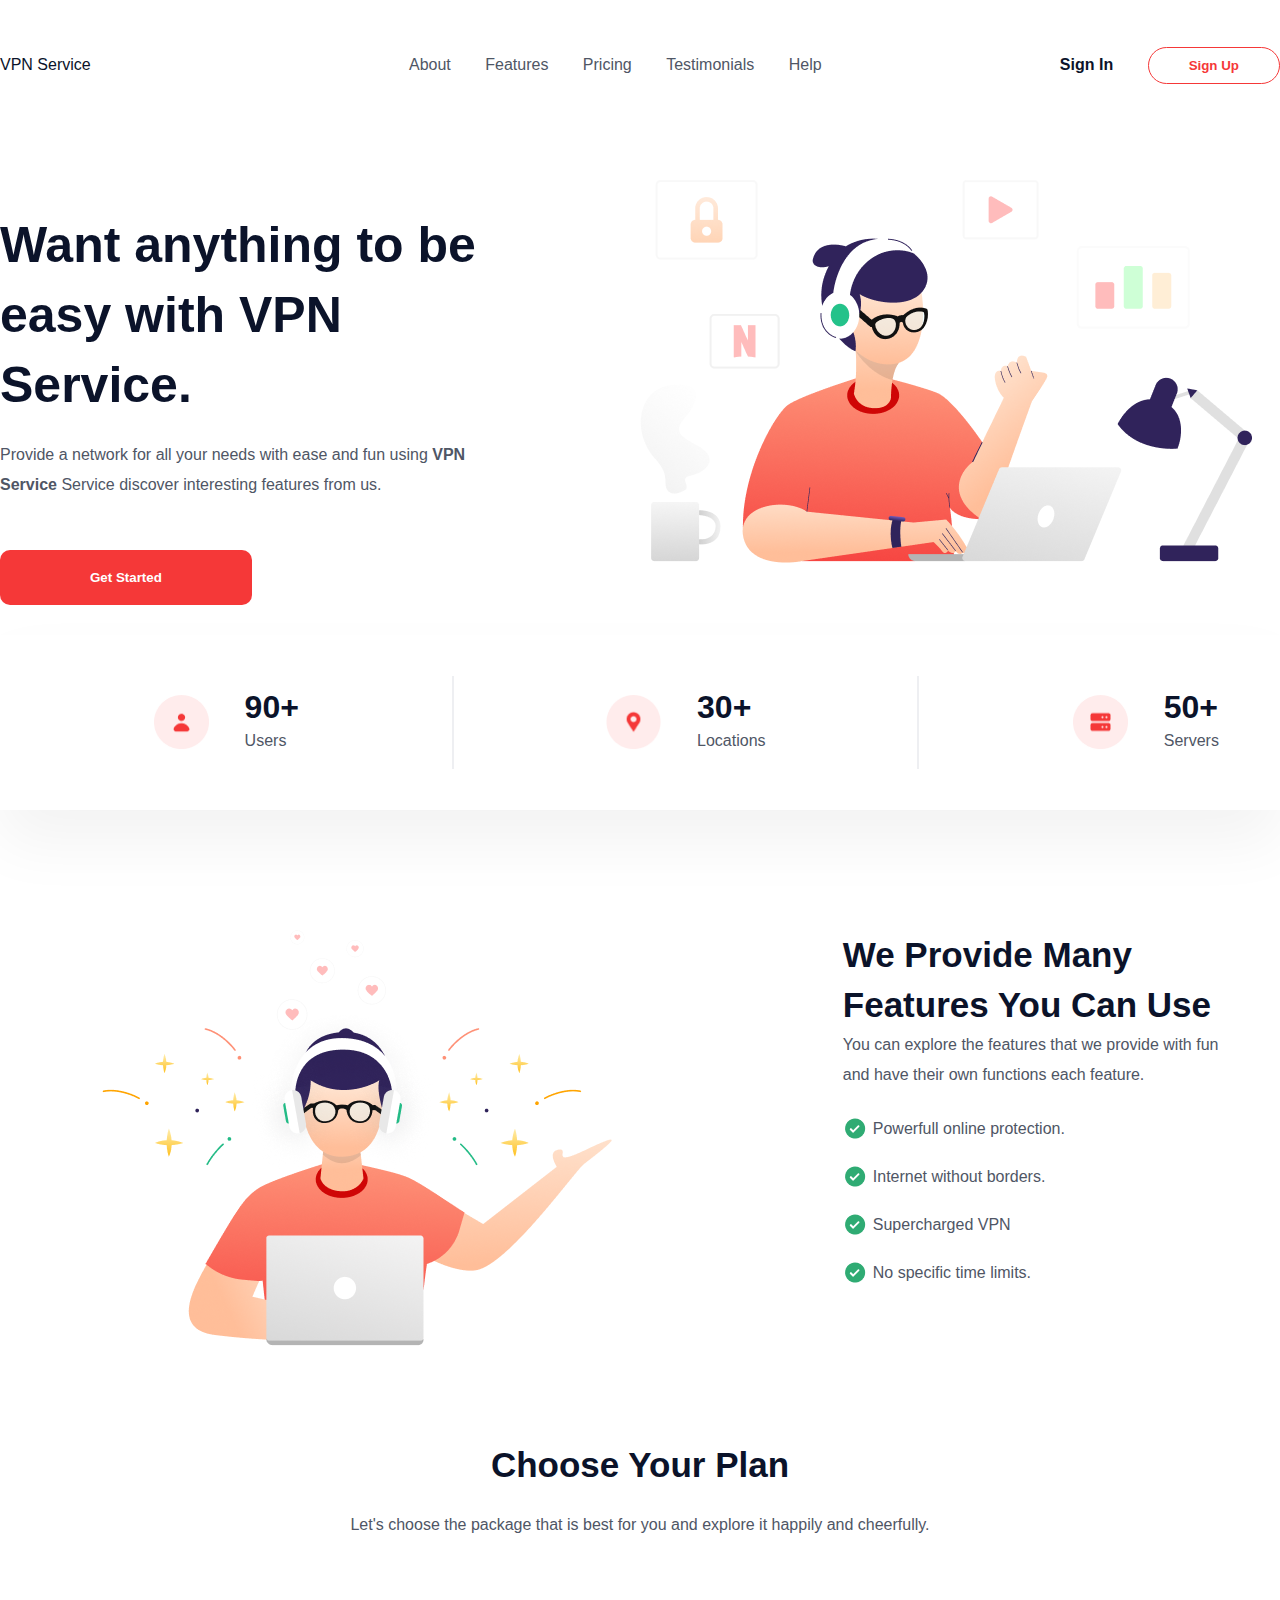
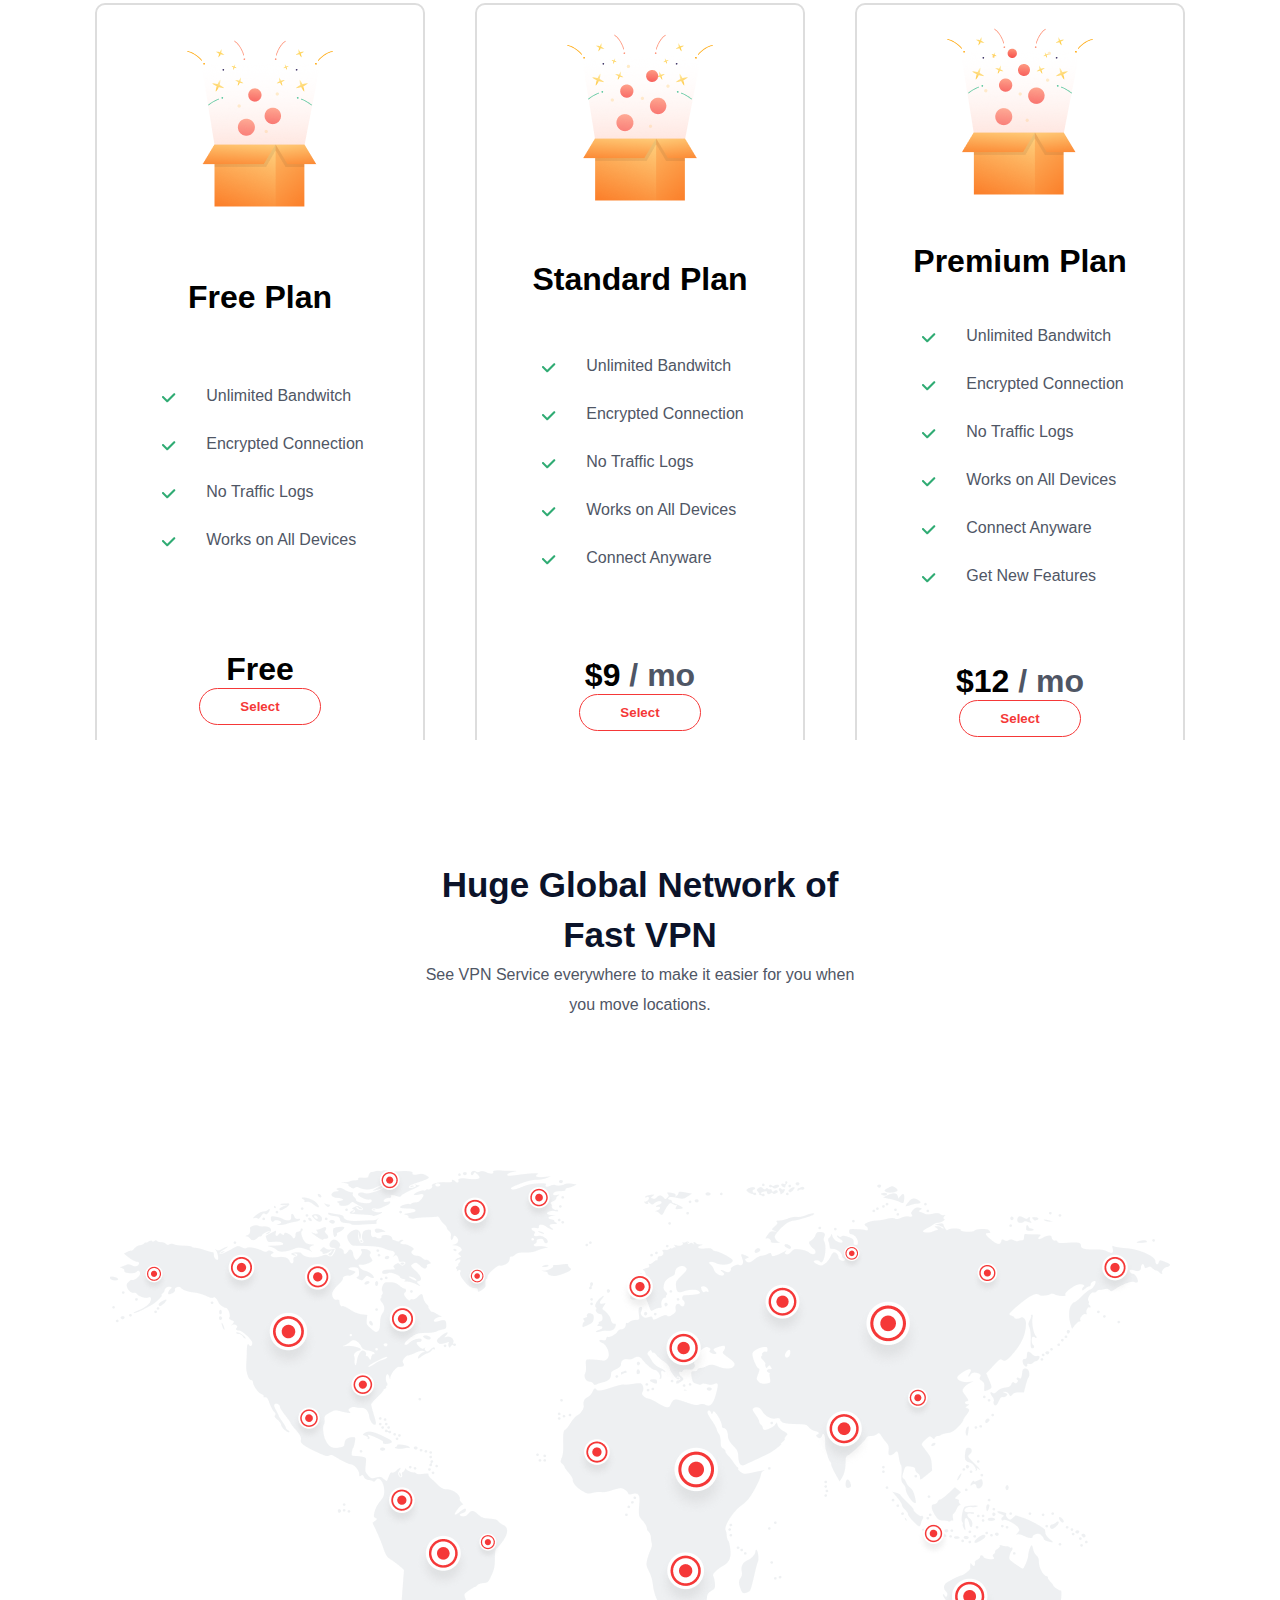
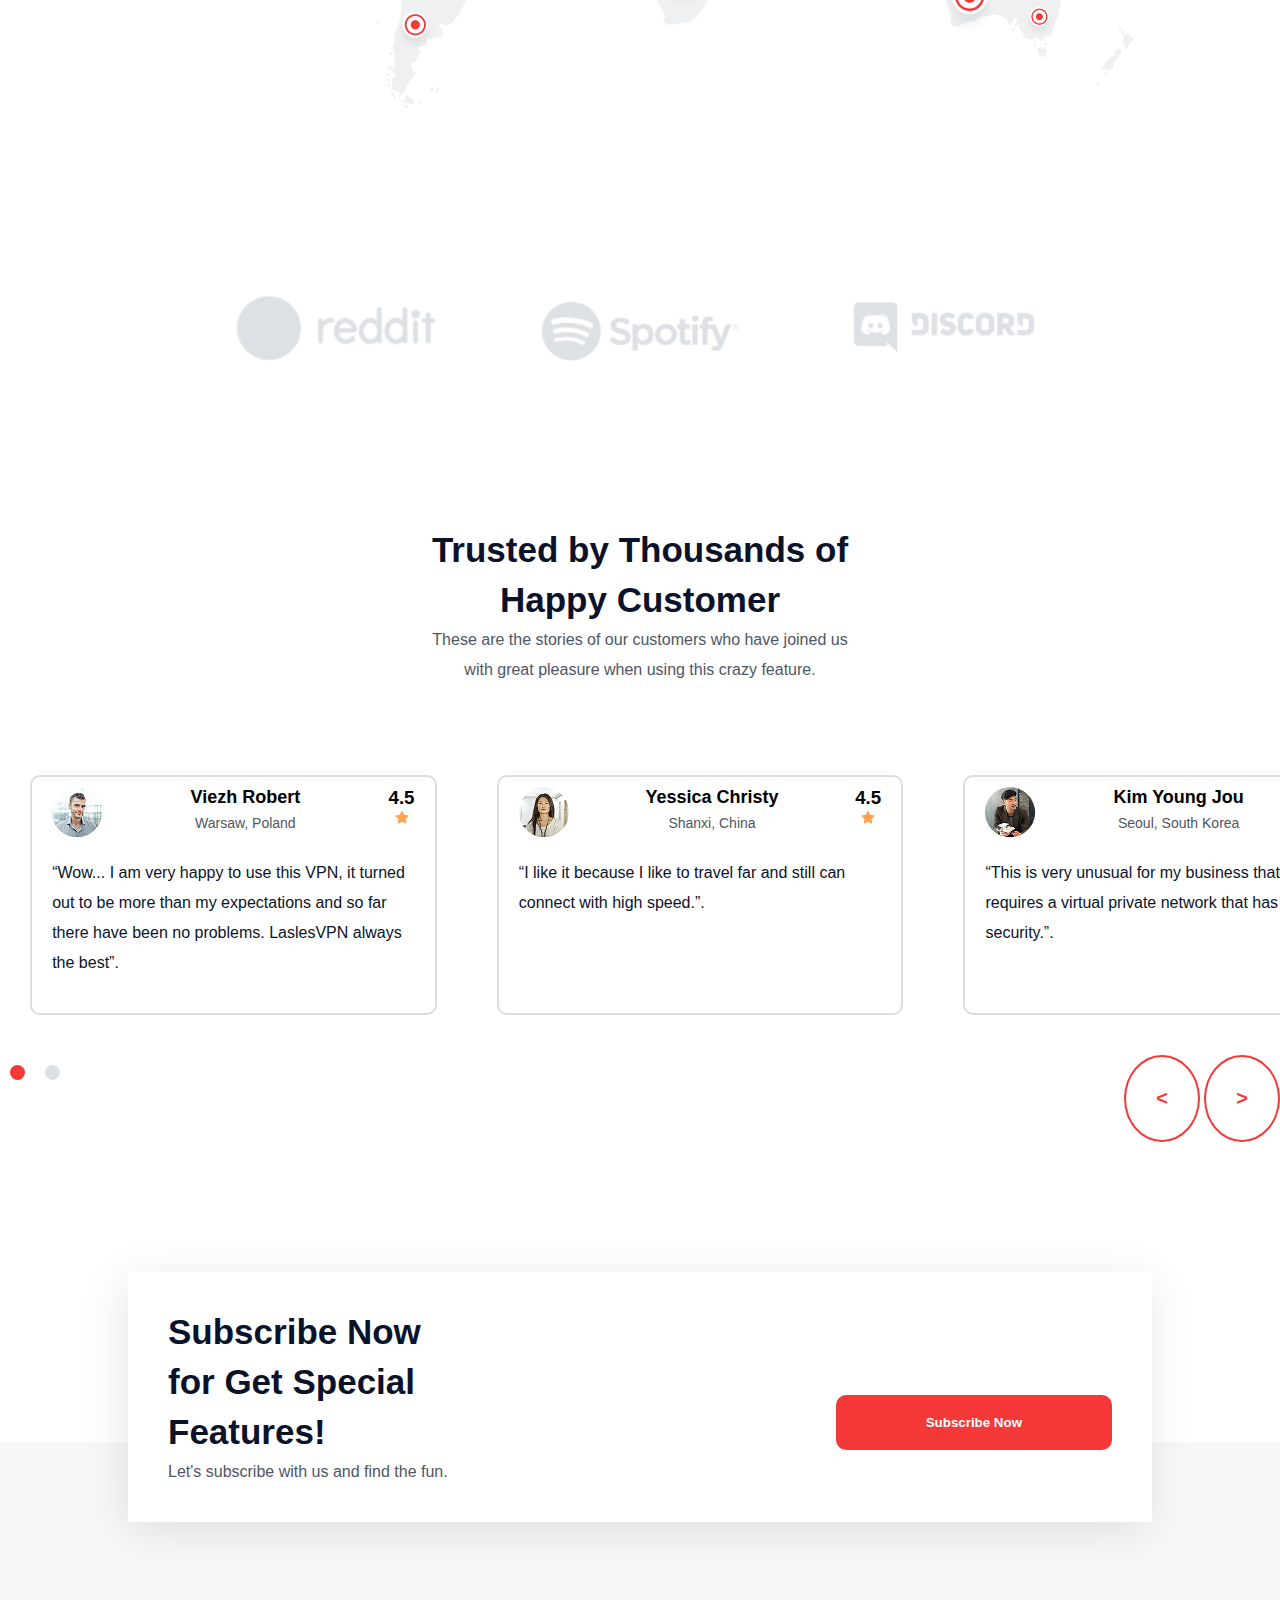
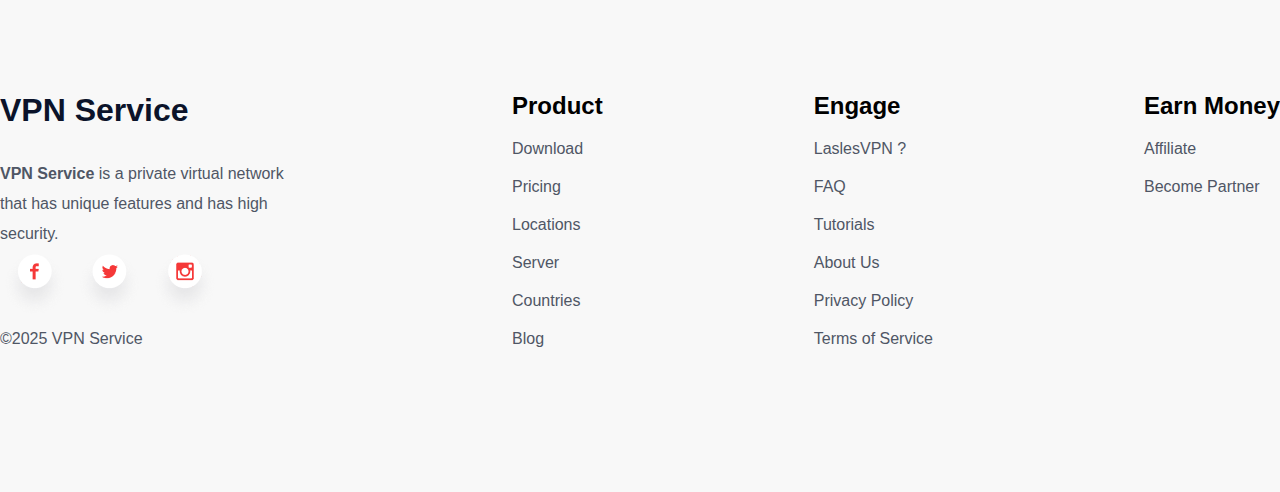
<file: VPN Service/index.html>
<!DOCTYPE html>
<html lang="en">
  <head>
    <meta charset="UTF-8" />
    <meta name="viewport" content="width=device-width, initial-scale=1.0" />
    <title>VPN Service</title>
    <meta name="description" content="ВПН по примемлимой цене" />
    <link rel="stylesheet" href="style.css" />
    <link rel="icon" href="favicon.ico" />
  </head>
  <body>
    <section>
      <main class="heromain">
        <header>
          <a href="#" class="logo">VPN Service</a>
          <nav>
            <a href="#">About</a>
            <a href="#featur">Features</a>
            <a href="#planes">Pricing</a>
            <a href="#">Testimonials</a>
            <a href="#help">Help</a>
          </nav>
          <div class="buttonspanel">
            <a href="#">Sign In</a>
            <button class="btn outlinebtn">Sign Up</button>
          </div>
        </header>
        <div class="hero">
          <div class="hero-started-text">
            <div>
              <h1>
                Want anything to be easy with
                <span style="font-weight: 900">VPN Service</span>.
              </h1>
              <p>
                Provide a network for all your needs with ease and fun using
                <span style="font-weight: 900">VPN Service</span>
                Service discover interesting features from us.
              </p>
              <button class="btn bgbtn">Get Started</button>
            </div>
            <div class="hero-started-img">
              <img src="./img/hero-img.png" alt="heroimg" />
            </div>
          </div>
          <div class="hero-fetur">
            <div>
              <img src="./img/hero-user.png" alt="user" />
              <div class="hero-fetur-text">
                <h1>90+</h1>
                <p>Users</p>
              </div>
            </div>
            <div>
              <img src="./img/hero-loca.png" alt="user" />
              <div class="hero-fetur-text">
                <h1>30+</h1>
                <p>Locations</p>
              </div>
            </div>
            <div>
              <img src="./img/hero-server.png" alt="user" />
              <div class="hero-fetur-text">
                <h1>50+</h1>
                <p>Servers</p>
              </div>
            </div>
          </div>
        </div>
      </main>
    </section>
    <section>
      <main class="faturmain" id="featur">
        <div class="fatur-image">
          <img src="./img/feature-img.png" alt="fatur" />
        </div>

        <div class="fatur-text">
          <h1 class="title">We Provide Many Features You Can Use</h1>
          <p>
            You can explore the features that we provide with fun and have their
            own functions each feature.
          </p>
          <ul>
            <li>
              <img src="./img/succes.png" alt="succes" />Powerfull online
              protection.
            </li>
            <li>
              <img src="./img/succes.png" alt="succes" />Internet without
              borders.
            </li>
            <li><img src="./img/succes.png" alt="succes" />Supercharged VPN</li>
            <li>
              <img src="./img/succes.png" alt="succes" />No specific time
              limits.
            </li>
          </ul>
        </div>
      </main>
    </section>
    <section>
      <main class="plansmain" id="planes">
        <h1 class="title">Choose Your Plan</h1>
        <p>
          Let's choose the package that is best for you and explore it happily
          and cheerfully.
        </p>
        <div class="plans">
          <div class="plan">
            <img src="./img/plans/free.png" />
            <h1>Free Plan</h1>
            <ul>
              <li>
                <img src="./img/jam_check.png" alt="check" />Unlimited Bandwitch
              </li>
              <li>
                <img src="./img/jam_check.png" alt="check" />Encrypted
                Connection
              </li>
              <li>
                <img src="./img/jam_check.png" alt="check" />No Traffic Logs
              </li>
              <li>
                <img src="./img/jam_check.png" alt="check" />Works on All
                Devices
              </li>
            </ul>
            <div>
              <h1>Free</h1>
              <button class="btn outlinebtn">Select</button>
            </div>
          </div>
          <div class="plan">
            <img src="./img/plans/standard.png" />
            <h1>Standard Plan</h1>
            <ul>
              <li>
                <img src="./img/jam_check.png" alt="check" />Unlimited Bandwitch
              </li>
              <li>
                <img src="./img/jam_check.png" alt="check" />Encrypted
                Connection
              </li>
              <li>
                <img src="./img/jam_check.png" alt="check" />No Traffic Logs
              </li>
              <li>
                <img src="./img/jam_check.png" alt="check" />Works on All
                Devices
              </li>
              <li>
                <img src="./img/jam_check.png" alt="check" />Connect Anyware
              </li>
            </ul>
            <div>
              <h1>
                $9
                <p>/ mo</p>
              </h1>
              <button class="btn outlinebtn">Select</button>
            </div>
          </div>
          <div class="plan">
            <img src="./img/plans/premium.png" />
            <h1>Premium Plan</h1>
            <ul>
              <li>
                <img src="./img/jam_check.png" alt="check" />Unlimited Bandwitch
              </li>
              <li>
                <img src="./img/jam_check.png" alt="check" />Encrypted
                Connection
              </li>
              <li>
                <img src="./img/jam_check.png" alt="check" />No Traffic Logs
              </li>
              <li>
                <img src="./img/jam_check.png" alt="check" />Works on All
                Devices
              </li>
              <li>
                <img src="./img/jam_check.png" alt="check" />Connect Anyware
              </li>
              <li>
                <img src="./img/jam_check.png" alt="check" />Get New Features
              </li>
            </ul>
            <div>
              <h1>
                $12
                <p>/ mo</p>
              </h1>
              <button class="btn outlinebtn">Select</button>
            </div>
          </div>
        </div>
      </main>
    </section>
    <section>
      <main class="netmain">
        <div class="netmain-text">
          <h1 class="title">Huge Global Network of Fast VPN</h1>
          <p>
            See VPN Service everywhere to make it easier for you when you move
            locations.
          </p>
        </div>
        <img src="./img/map.png" alt="map" />
        <div class="netmain-sponsors">
          <img src="./img/sponsors/reddit.png" alt="redd" />
          <img src="./img/sponsors/spotify.png" alt="spotify" />
          <img src="./img/sponsors/discord.png" alt="disc" />
        </div>
      </main>
    </section>
    <section>
      <main class="comentsmain">
        <div class="comentsmain-text">
          <h1 class="title">Trusted by Thousands of Happy Customer</h1>
          <p>
            These are the stories of our customers who have joined us with great
            pleasure when using this crazy feature.
          </p>
        </div>
        <div class="comentsmain-coments">
          <div class="comentsmain-lent" id="coment-lenta">
            <div class="comentsmain-coments-coment">
              <div class="coment-content">
                <div class="coment-head">
                  <img src="./img/coments/client-1.png" alt="clientava" />
                  <div>
                    <h2>Viezh Robert</h2>
                    <p>Warsaw, Poland</p>
                  </div>
                  <div>
                    <h3>4.5</h3>
                    <img src="./img/coments/star.png" alt="star" />
                  </div>
                </div>
                <div class="coment-text">
                  <p>
                    “Wow... I am very happy to use this VPN, it turned out to be
                    more than my expectations and so far there have been no
                    problems. LaslesVPN always the best”.
                  </p>
                </div>
              </div>
            </div>
            <div class="comentsmain-coments-coment">
              <div class="coment-content">
                <div class="coment-head">
                  <img src="./img/coments/client-2.png" alt="clientava" />
                  <div>
                    <h2>Yessica Christy</h2>
                    <p>Shanxi, China</p>
                  </div>
                  <div>
                    <h3>4.5</h3>
                    <img src="./img/coments/star.png" alt="star" />
                  </div>
                </div>
                <div class="coment-text">
                  <p>
                    “I like it because I like to travel far and still can
                    connect with high speed.”.
                  </p>
                </div>
              </div>
            </div>
            <div class="comentsmain-coments-coment">
              <div class="coment-content">
                <div class="coment-head">
                  <img src="./img/coments/client-3.png" alt="clientava" />
                  <div>
                    <h2>Kim Young Jou</h2>
                    <p>Seoul, South Korea</p>
                  </div>
                  <div>
                    <h3>4.5</h3>
                    <img src="./img/coments/star.png" alt="star" />
                  </div>
                </div>
                <div class="coment-text">
                  <p>
                    “This is very unusual for my business that currently
                    requires a virtual private network that has high security.”.
                  </p>
                </div>
              </div>
            </div>
            <div class="comentsmain-coments-coment">
              <div class="coment-content">
                <div class="coment-head">
                  <img src="./img/coments/client-1.png" alt="clientava" />
                  <div>
                    <h2>Viezh Robert</h2>
                    <p>Warsaw, Poland</p>
                  </div>
                  <div>
                    <h3>4.5</h3>
                    <img src="./img/coments/star.png" alt="star" />
                  </div>
                </div>
                <div class="coment-text">
                  <p>
                    “Wow... I am very happy to use this VPN, it turned out to be
                    more than my expectations and so far there have been no
                    problems. LaslesVPN always the best”.
                  </p>
                </div>
              </div>
            </div>
            <div class="comentsmain-coments-coment">
              <div class="coment-content">
                <div class="coment-head">
                  <img src="./img/coments/client-2.png" alt="clientava" />
                  <div>
                    <h2>Yessica Christy</h2>
                    <p>Shanxi, China</p>
                  </div>
                  <div>
                    <h3>4.5</h3>
                    <img src="./img/coments/star.png" alt="star" />
                  </div>
                </div>
                <div class="coment-text">
                  <p>
                    “I like it because I like to travel far and still can
                    connect with high speed.”.
                  </p>
                </div>
              </div>
            </div>
            <div class="comentsmain-coments-coment">
              <div class="coment-content">
                <div class="coment-head">
                  <img src="./img/coments/client-3.png" alt="clientava" />
                  <div>
                    <h2>Kim Young Jou</h2>
                    <p>Seoul, South Korea</p>
                  </div>
                  <div>
                    <h3>4.5</h3>
                    <img src="./img/coments/star.png" alt="star" />
                  </div>
                </div>
                <div class="coment-text">
                  <p>
                    “This is very unusual for my business that currently
                    requires a virtual private network that has high security.”.
                  </p>
                </div>
              </div>
            </div>
          </div>
        </div>
        <div class="comentsmain-nav">
          <div class="comentsmain-dots">
            <div class="comentsmain-dot"></div>
            <div class="comentsmain-dot"></div>
          </div>
          <div>
            <button class="btn" id="btnprev"><</button>
            <button class="btn" id="btnnext">></button>
          </div>
        </div>
      </main>
    </section>
    <footer id="help">
      <div class="subs">
        <div class="subs-text">
          <h1 class="title">Subscribe Now for Get Special Features!</h1>
          <p>Let's subscribe with us and find the fun.</p>
        </div>
        <div><button class="btn bgbtn">Subscribe Now</button></div>
      </div>
      <main class="footermain">
        <div class="footermain-contacts">
          <h1>VPN Service</h1>
          <p>
            <span style="font-weight: 900">VPN Service</span> is a private
            virtual network that has unique features and has high security.
          </p>
          <div>
            <a href="https://facebook.com"
              ><img src="img/contact/Facebook.png" alt=""
            /></a>
            <a href="https://x.com"
              ><img src="img/contact/Twitter.png" alt=""
            /></a>
            <a href="https://instagram.com"
              ><img src="img/contact/Instagram.png" alt=""
            /></a>
          </div>
          <p>©2025 VPN Service</p>
        </div>
        <div class="footermain-list">
          <ul>
            <h2>Product</h2>
            <li><a href="#">Download</a></li>
            <li><a href="#">Pricing</a></li>
            <li><a href="#">Locations</a></li>
            <li><a href="#">Server</a></li>
            <li><a href="#">Countries</a></li>
            <li><a href="#">Blog</a></li>
          </ul>
          <ul>
            <h2>Engage</h2>
            <li><a href="#">LaslesVPN ?</a></li>
            <li><a href="#">FAQ</a></li>
            <li><a href="#">Tutorials</a></li>
            <li><a href="#">About Us</a></li>
            <li><a href="#">Privacy Policy</a></li>
            <li><a href="#">Terms of Service</a></li>
          </ul>
          <ul>
            <h2>Earn Money</h2>
            <li><a href="#">Affiliate</a></li>
            <li><a href="#">Become Partner</a></li>
          </ul>
        </div>
      </main>
    </footer>
  </body>
  <script src="script.js"></script>
</html>
</file>
<file: VPN Service/style.css>
@import url("https://fonts.googleapis.com/css2?family=Rubik:ital,wght@0,300..900;1,300..900&display=swap");

* {
  padding: 0;
  margin: 0;
  box-sizing: border-box;
}

body {
  font-family: "Roboto", sans-serif;
  padding: 0;
  margin: 0;
  box-sizing: border-box;
  --bg-color: #fff;
  --con-color: #f53838;
  --text-color: #0b132a;
}
html {
  scroll-behavior: smooth;
}
a {
  text-decoration: none;
  color: var(--text-color);
}
p {
  color: #4f5665;
  line-height: 30px;
}
section {
  width: 100%;
}
main {
  width: 1400px;
  max-width: 100%;
  margin: 0 auto;
  position: relative;
  overflow: hidden;
}
.heromain header {
  background-color: var(--bg-color);
  width: 100%;
  height: 50px;
  margin-top: 40px;
  display: flex;
  justify-content: space-between;
  align-items: center;
}
.heromain header nav a {
  padding: 15px;
  font-size: 16px;
  color: #4f5665;
}
.heromain header nav a:hover {
  color: var(--con-color);
}
.heromain header .logo {
  padding-right: 80px;
}
.heromain {
  padding-bottom: 120px;
}
.btn {
  border: none;
  font-weight: 800;
  cursor: pointer;
}
.outlinebtn {
  background-color: var(--bg-color);
  color: var(--con-color);
  border: 1px solid var(--con-color);
  border-radius: 50px;
  padding: 10px 40px;
}
.buttonspanel > a {
  font-weight: bold;
  margin-right: 30px;
}
.hero {
  width: 100%;
  height: 70vh;
  display: flex;
  flex-direction: column;
  color: var(--text-color);
  margin-top: 90px;
}
.hero > div {
  width: 100%;
  height: 200px;
  display: flex;
}
.hero > .hero-started-text {
  height: auto;
}
.hero > .hero-started-text div {
  height: 100%;
  width: 50%;
}
.hero > .hero-started-text div:first-child h1 {
  width: 80%;

  font-size: 50px;
  margin-top: 30px;
  line-height: 70px;
}
.hero > .hero-started-text div:first-child p {
  width: 80%;

  margin-top: 20px;
  line-height: 30px;
}

.bgbtn {
  background-color: var(--con-color);
  color: #fff;
  border-radius: 10px;
  padding: 20px 90px;
  margin-top: 50px;
}
.hero .hero-fetur {
  display: flex;
  flex-direction: row;
  justify-content: space-between;
  box-shadow: 0px 32px 63px 0px rgba(0, 0, 0, 0.05);
  margin-top: 30px;
}
.hero .hero-fetur > div {
  height: 100%;
  display: flex;
  align-items: center;
  justify-content: center;
  padding: 0 12%;
  position: relative;
}
.hero .hero-fetur > div img {
  width: 55px;
  height: 55px;
  margin-right: 36px;
}
.hero .hero-fetur > div:nth-child(2)::after {
  content: "";
  background-color: #eeeff2;
  height: 53%;
  width: 2px;
  position: absolute;
  right: 0;
}
.hero .hero-fetur > div:nth-child(2)::before {
  content: "";
  background-color: #eeeff2;
  height: 53%;
  width: 2px;
  position: absolute;
  left: 0;
}
.title {
  font-size: 35px;
  color: #0b132a;
  line-height: 50px;
}

.faturmain {
  display: flex;
  gap: 18%;
}
.faturmain .fatur-image {
  margin-left: 8%;
}
.fatur-text {
  width: 30%;
}
.fatur-text ul {
  list-style: none;
}
.fatur-text ul li {
  color: #4f5665;
  margin: 30px 0;
  padding-left: 30px;
  position: relative;
}
.fatur-text ul li img {
  width: 25px;
  position: absolute;
  left: 0;
  top: -20%;
}

.plansmain {
  height: 100vh;
  text-align: center;
  margin-top: 90px;
}
.plansmain .title {
  margin-bottom: 20px;
}
.plansmain .plans {
  height: 765px;
  margin-top: 60px;
  display: flex;
  justify-content: center;
  gap: 50px;
  align-items: center;
}
.plans .plan {
  height: 760px;
  border: #dddddd 2px solid;
  border-radius: 10px;
  width: 330px;
  display: flex;
  align-items: center;
  justify-content: space-around;
  flex-direction: column;
  cursor: pointer;
}
.plans .plan ul {
  list-style: none;
}
.plans .plan ul li {
  text-align: start;
  margin-bottom: 30px;
  color: #4f5665;
  position: relative;
  padding-left: 50px;
}
.plans .plan ul li img {
  position: absolute;
  left: 0;
  top: -12%;
}
.plans .plan.active {
  border: var(--con-color) 2px solid;
}
.plans .plan.active .outlinebtn {
  background-color: var(--con-color);
  color: #fff;
}
.plans .plan p {
  display: inline;
}

.netmain {
  margin-top: 120px;
  text-align: center;
}
.netmain img {
  margin-top: 150px;
}
.netmain-text {
  width: 35%;
  margin: 0 auto;
}
.netmain-sponsors img {
  width: 300px;
  padding: 30px 50px;
}

.comentsmain {
  text-align: center;
  margin-top: 130px;
}
.comentsmain .comentsmain-text {
  width: 35%;
  margin: 0 auto;
}
.comentsmain-coments {
  height: 240px;
  overflow: hidden;
  justify-content: space-between;
  margin-top: 90px;
  width: auto;
  position: relative;
}
.comentsmain-lent {
  height: 100%;
  display: flex;
  overflow: hidden;
  position: relative;
  width: 2800px;
  left: 0px;
  transition: left 1s;
}
.comentsmain-coments-coment {
  height: 100%;
  width: 50%;
  margin: 0 30px;
  border: #dddddd 2px solid;
  border-radius: 10px;
  cursor: pointer;
}
.comentsmain-coments-coment:hover {
  border-color: var(--con-color);
}
.comentsmain-coments-coment .coment-content {
  display: flex;
  width: 90%;
  margin: 10px auto;
  flex-direction: column;
  height: 90%;
}
.comentsmain-coments-coment .coment-content .coment-head {
  display: flex;
  flex-direction: row;
  justify-content: space-between;
}
.comentsmain-coments-coment .coment-content .coment-head h2 {
  font-size: 18px;
}
.comentsmain-coments-coment .coment-content .coment-head p {
  font-size: 14px;
}
.coment-text {
  margin-top: 20px;
}
.coment-text p {
  color: #0b132a;
  text-align: left;
}
.comentsmain-nav {
  display: flex;
  justify-content: space-between;
  margin-top: 40px;
}
.comentsmain-nav .btn {
  padding: 30px;
  border-radius: 50%;
  background-color: var(--bg-color);
  border: var(--con-color) 2px solid;
  color: var(--con-color);
  font-size: 20px;
}

.comentsmain-dots {
  width: 10%;
  height: 70px;
  display: flex;
}
.comentsmain-dots div {
  border-radius: 50%;
  background-color: #dde0e4;
  width: 15px;
  height: 15px;
  margin: 10px;
}

footer {
  background-color: #f8f8f8;
  width: 100%;
  margin-top: 300px;
  position: relative;
}
footer .subs {
  background-color: var(--bg-color);
  position: relative;
  width: 80%;
  height: 250px;
  margin: 0 auto;
  box-shadow: -3px 9px 44px 0px rgba(0, 0, 0, 0.1);
  top: -170px;
  display: flex;
  justify-content: space-between;
  align-items: center;
}
.subs-text {
  margin: 40px;
  width: 30%;
}
.subs .btn {
  margin-right: 40px;
}

.footermain {
  height: 400px;
  display: flex;
}
.footermain-list {
  height: 100%;
  width: 60%;
  display: flex;
  justify-content: space-between;
}
.footermain-list ul {
  list-style: none;
}
.footermain-list ul li {
  margin-top: 20px;
}
.footermain-list ul li a {
  color: #4f5665;
}
.footermain-list ul li a:hover {
  color: var(--con-color);
}
.footermain-contacts {
  height: 100%;
  width: 40%;
  padding-right: 200px;
}
.footermain-contacts h1 {
  color: #0b132a;
  margin-bottom: 30px;
}
.btn:hover {
  transform: scale(0.9);
}
</file>
